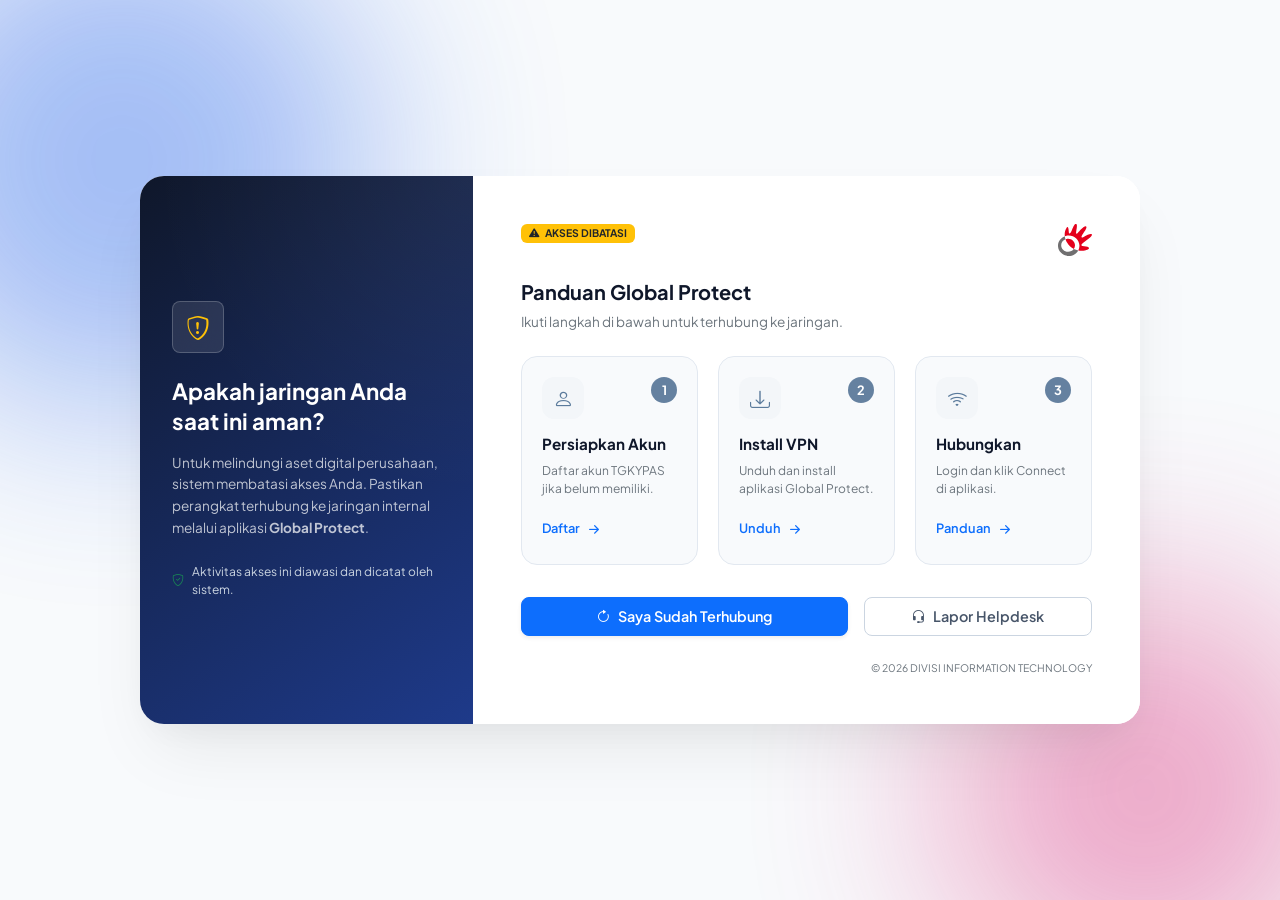
<file: gp.html>
<!DOCTYPE html>
<html lang="id">
<head>
    <meta charset="UTF-8">
    <meta name="viewport" content="width=device-width, initial-scale=1.0">
    <title>Akses Terbatas - Hubungkan VPN</title>
    
    <link href="https://cdn.jsdelivr.net/npm/bootstrap@5.3.2/dist/css/bootstrap.min.css" rel="stylesheet">
    <link href="https://cdn.jsdelivr.net/npm/bootstrap-icons@1.11.1/font/bootstrap-icons.css" rel="stylesheet">
    <link href="https://fonts.googleapis.com/css2?family=Plus+Jakarta+Sans:wght@400;500;600;700&display=swap" rel="stylesheet">

    <style>
        :root {
            --telkom-red: #ED1C24;
            --telkom-dark: #0F172A;
            --primary-blue: #2563EB;
            --surface-bg: #F8FAFC;
        }

        body {
            font-family: 'Plus Jakarta Sans', sans-serif;
            margin: 0;
            padding: 0;
            min-height: 100vh;
            display: flex;
            align-items: center;
            justify-content: center;
            background-color: #F8FAFC; 
            overflow-x: hidden;
        }

        /* --- BACKGROUND AURORA --- */
        .aurora-container {
            position: fixed; top: 0; left: 0; right: 0; bottom: 0;
            z-index: 0; pointer-events: none; overflow: hidden;
        }
        .aurora-blob {
            position: absolute; border-radius: 50%;
            filter: blur(100px); opacity: 0.4; 
            animation: 25s infinite ease-in-out;
        }
        .blob-blue { width: 500px; height: 500px; background-color: #2563EB; top: -10%; left: -10%; animation-name: floatBlue; }
        .blob-pink { width: 400px; height: 400px; background-color: #DB2777; bottom: -10%; right: -5%; animation-name: floatPink; }

        @keyframes floatBlue {
            0%, 100% { transform: translate(0, 0) scale(1); }
            33% { transform: translate(35vw, 25vh) scale(1.15); } 
            66% { transform: translate(15vw, 45vh) scale(0.9); }
        }
        @keyframes floatPink {
            0%, 100% { transform: translate(0, 0) scale(1); }
            33% { transform: translate(-25vw, -35vh) scale(1.25); } 
            66% { transform: translate(-45vw, -15vh) scale(0.8); }
        }
        @media (prefers-reduced-motion: reduce) { .aurora-blob { animation: none; } }

        /* --- MAIN LAYOUT & HERO --- */
        .main-card {
            background: #FFFFFF;
            border-radius: 24px;
            box-shadow: 0 35px 70px -15px rgba(0, 0, 0, 0.08), 0 15px 40px -10px rgba(0, 0, 0, 0.05);
            width: 100%; max-width: 1000px; 
            overflow: hidden; position: relative; z-index: 10; 
        }

        .hero-section {
            background: linear-gradient(145deg, #0F172A 0%, #1E3A8A 100%);
            padding: 3rem 2rem; height: 100%; display: flex; flex-direction: column; position: relative; color: white; justify-content: center; 
        }

        .hero-bg-pattern {
            position: absolute; top: 0; right: 0; bottom: 0; left: 0;
            background-image: radial-gradient(circle at top right, rgba(255,255,255,0.05) 0%, transparent 50%); pointer-events: none;
        }

        /* --- BENTO GRID UTILITIES (Konsisten dengan halaman Mac) --- */
        .step-cards-container {
            display: grid;
            grid-template-columns: repeat(3, 1fr);
            gap: 1.25rem;
            margin-bottom: 2rem;
        }
        
        .step-card {
            background-color: var(--surface-bg); /* Warna card diseragamkan ke #F8FAFC */
            border: 1px solid #E2E8F0;
            border-radius: 16px;
            padding: 1.25rem;
            display: flex;
            flex-direction: column;
            transition: all 0.2s ease;
            height: 100%;
        }

        .step-card:hover {
            border-color: var(--primary-blue);
            box-shadow: 0 4px 12px rgba(37,99,235,0.06);
            transform: translateY(-2px);
        }

        /* Warna Steel Blue yang konsisten */
        .step-icon-box { 
            width: 42px; height: 42px; 
            background-color: #F3F6F9; 
            color: #5B7B9C; 
            border-radius: 12px; 
        }
        .step-badge-circle { 
            width: 26px; height: 26px; 
            background-color: #6581A0; 
            color: white; 
            font-size: 0.8rem; 
        }
        
        .btn-custom-outline { border: 1px solid #CBD5E1; color: #475569; background-color: #FFFFFF; transition: all 0.2s; }
        .btn-custom-outline:hover { background-color: #F8FAFC; border-color: #94A3B8; color: var(--telkom-dark); }

        @media (max-width: 991px) {
            body { padding: 1rem; }
            .hero-section { padding: 2.5rem 1.5rem; }
            .step-cards-container { grid-template-columns: 1fr; }
        }
    </style>
</head>
<body>

    <div class="aurora-container">
        <div class="aurora-blob blob-blue"></div>
        <div class="aurora-blob blob-pink"></div>
    </div>

    <div class="container d-flex justify-content-center">
        <div class="main-card row g-0">
                
            <div class="col-lg-4">
                <div class="hero-section">
                    <div class="hero-bg-pattern"></div>
                    <div class="position-relative" style="z-index: 2;">
                        <div class="d-inline-flex align-items-center justify-content-center border rounded-3 mb-4" style="width: 52px; height: 52px; background-color: rgba(255,255,255,0.1); backdrop-filter: blur(10px); border-color: rgba(255,255,255,0.2) !important;">
                            <i class="bi bi-shield-exclamation text-warning fs-4"></i>
                        </div>
                        <h1 class="fw-bold mb-3" style="font-size: 1.4rem; line-height: 1.3;">
                            Apakah jaringan Anda saat ini aman?
                        </h1>
                        <p class="mb-4 text-light opacity-75" style="font-size: 0.85rem; line-height: 1.6;">
                            Untuk melindungi aset digital perusahaan, sistem membatasi akses Anda. Pastikan perangkat terhubung ke jaringan internal melalui aplikasi <strong>Global Protect</strong>.
                        </p>
                        <div class="d-flex align-items-center gap-2" style="font-size: 0.75rem; color: #CBD5E1;">
                            <i class="bi bi-shield-check text-success"></i>
                            <span>Aktivitas akses ini diawasi dan dicatat oleh sistem.</span>
                        </div>
                    </div>
                </div>
            </div>

            <div class="col-lg-8 p-4 p-md-5 d-flex flex-column bg-white">
                
                <div class="d-flex justify-content-between align-items-start mb-4">
                    <span class="badge bg-warning text-dark px-2 py-1 rounded-2 fw-bold" style="font-size: 0.65rem;">
                        <i class="bi bi-exclamation-triangle-fill me-1"></i> AKSES DIBATASI
                    </span>
                    <img src="https://damaryosaaji.github.io/portofolio/tlkm.svg" alt="Telkom Indonesia" style="height: 32px; object-fit: contain;">
                </div>

                <h2 class="fw-bold mb-2" style="font-size: 1.25rem; color: var(--telkom-dark);">Panduan Global Protect</h2>
                <p class="text-secondary mb-4" style="font-size: 0.85rem;">Ikuti langkah di bawah untuk terhubung ke jaringan.</p>

                <div class="step-cards-container">
                    
                    <div class="step-card">
                        <div class="d-flex justify-content-between align-items-start mb-3">
                            <div class="step-icon-box d-flex align-items-center justify-content-center"><i class="bi bi-person fs-5"></i></div>
                            <div class="step-badge-circle rounded-circle d-flex align-items-center justify-content-center fw-bold">1</div>
                        </div>
                        <h3 class="fw-bold mb-2" style="font-size: 0.95rem; color: var(--telkom-dark);">Persiapkan Akun</h3>
                        <p class="text-secondary mb-3 flex-grow-1" style="font-size: 0.75rem; line-height: 1.5;">Daftar akun TGKYPAS jika belum memiliki.</p>
                        <a href="#" class="text-decoration-none fw-semibold text-primary mt-auto d-inline-flex align-items-center gap-1" style="font-size: 0.8rem;">
                            Daftar <i class="bi bi-arrow-right-short fs-5"></i>
                        </a>
                    </div>

                    <div class="step-card">
                        <div class="d-flex justify-content-between align-items-start mb-3">
                            <div class="step-icon-box d-flex align-items-center justify-content-center"><i class="bi bi-download fs-5"></i></div>
                            <div class="step-badge-circle rounded-circle d-flex align-items-center justify-content-center fw-bold">2</div>
                        </div>
                        <h3 class="fw-bold mb-2" style="font-size: 0.95rem; color: var(--telkom-dark);">Install VPN</h3>
                        <p class="text-secondary mb-3 flex-grow-1" style="font-size: 0.75rem; line-height: 1.5;">Unduh dan install aplikasi Global Protect.</p>
                        <a href="#" class="text-decoration-none fw-semibold text-primary mt-auto d-inline-flex align-items-center gap-1" style="font-size: 0.8rem;">
                            Unduh <i class="bi bi-arrow-right-short fs-5"></i>
                        </a>
                    </div>

                    <div class="step-card">
                        <div class="d-flex justify-content-between align-items-start mb-3">
                            <div class="step-icon-box d-flex align-items-center justify-content-center"><i class="bi bi-wifi fs-5"></i></div>
                            <div class="step-badge-circle rounded-circle d-flex align-items-center justify-content-center fw-bold">3</div>
                        </div>
                        <h3 class="fw-bold mb-2" style="font-size: 0.95rem; color: var(--telkom-dark);">Hubungkan</h3>
                        <p class="text-secondary mb-3 flex-grow-1" style="font-size: 0.75rem; line-height: 1.5;">Login dan klik Connect di aplikasi.</p>
                        <a href="#" class="text-decoration-none fw-semibold text-primary mt-auto d-inline-flex align-items-center gap-1" style="font-size: 0.8rem;">
                            Panduan <i class="bi bi-arrow-right-short fs-5"></i>
                        </a>
                    </div>

                </div>

                <div class="mt-auto">
                    <div class="row g-3 mb-4">
                        <div class="col-12 col-md-7">
                            <button class="btn btn-primary w-100 py-2 px-3 rounded-3 fw-semibold shadow-sm d-flex justify-content-center align-items-center gap-2" style="font-size: 0.9rem;">
                                <i class="bi bi-arrow-clockwise"></i> Saya Sudah Terhubung
                            </button>
                        </div>
                        <div class="col-12 col-md-5">
                            <button class="btn btn-custom-outline w-100 py-2 px-3 rounded-3 fw-semibold d-flex justify-content-center align-items-center gap-2" data-bs-toggle="modal" data-bs-target="#supportModal" style="font-size: 0.9rem;">
                                <i class="bi bi-headset"></i> Lapor Helpdesk
                            </button>
                        </div>
                    </div>

                    <div class="text-md-end text-center text-secondary" style="font-size: 0.65rem;">
                        &copy; 2026 DIVISI INFORMATION TECHNOLOGY
                    </div>
                </div>

            </div>
        </div>
    </div>

    <div class="modal fade" id="supportModal" tabindex="-1" aria-hidden="true">
        <div class="modal-dialog modal-dialog-centered">
            <div class="modal-content border-0 shadow-lg rounded-4">
                <div class="modal-header border-bottom-0 pb-0 px-4 pt-4">
                    <h5 class="modal-title fw-bold text-dark fs-5">
                        <i class="bi bi-headset text-primary me-2"></i> Laporkan Kendala
                    </h5>
                    <button type="button" class="btn-close" data-bs-dismiss="modal" aria-label="Close"></button>
                </div>
                <div class="modal-body p-4">
                    <p class="text-secondary mb-4" style="font-size: 0.85rem;">
                        Pilih saluran bantuan di bawah ini. Pastikan menyertakan <strong>screenshot</strong> kendala untuk mempercepat pengecekan.
                    </p>

                    <div class="d-flex flex-column gap-3">
                        <a href="tel:1500472" class="d-flex align-items-center gap-3 p-3 border rounded-3 text-decoration-none hover-card text-dark">
                            <div class="d-flex align-items-center justify-content-center rounded-3" style="width:40px; height:40px; background-color: #FEF2F2; color: var(--telkom-red);"><i class="bi bi-telephone-fill"></i></div>
                            <div>
                                <div class="fw-bold" style="font-size: 0.9rem;">Call Center IT Care</div>
                                <div class="text-secondary" style="font-size: 0.75rem;">Ext: 1500472</div>
                            </div>
                            <i class="bi bi-chevron-right ms-auto text-secondary"></i>
                        </a>

                        <a href="mailto:it-care@telkom.co.id" class="d-flex align-items-center gap-3 p-3 border rounded-3 text-decoration-none hover-card text-dark">
                            <div class="d-flex align-items-center justify-content-center rounded-3" style="width:40px; height:40px; background-color: #EFF6FF; color: var(--primary-blue);"><i class="bi bi-envelope-fill"></i></div>
                            <div>
                                <div class="fw-bold" style="font-size: 0.9rem;">Kirim Email</div>
                                <div class="text-secondary" style="font-size: 0.75rem;">it-care@telkom.co.id</div>
                            </div>
                            <i class="bi bi-chevron-right ms-auto text-secondary"></i>
                        </a>

                        <a href="https://t.me/DIT_Care" target="_blank" class="d-flex align-items-center gap-3 p-3 border rounded-3 text-decoration-none hover-card text-dark">
                            <div class="d-flex align-items-center justify-content-center rounded-3" style="width:40px; height:40px; background-color: #E0F2FE; color: #0284C7;"><i class="bi bi-telegram"></i></div>
                            <div>
                                <div class="fw-bold" style="font-size: 0.9rem;">Telegram Helpdesk</div>
                                <div class="text-secondary" style="font-size: 0.75rem;">@DIT_Care</div>
                            </div>
                            <i class="bi bi-chevron-right ms-auto text-secondary"></i>
                        </a>
                    </div>
                </div>
            </div>
        </div>
    </div>

    <script src="https://cdn.jsdelivr.net/npm/bootstrap@5.3.2/dist/js/bootstrap.bundle.min.js"></script>

</body>
</html>
</file>
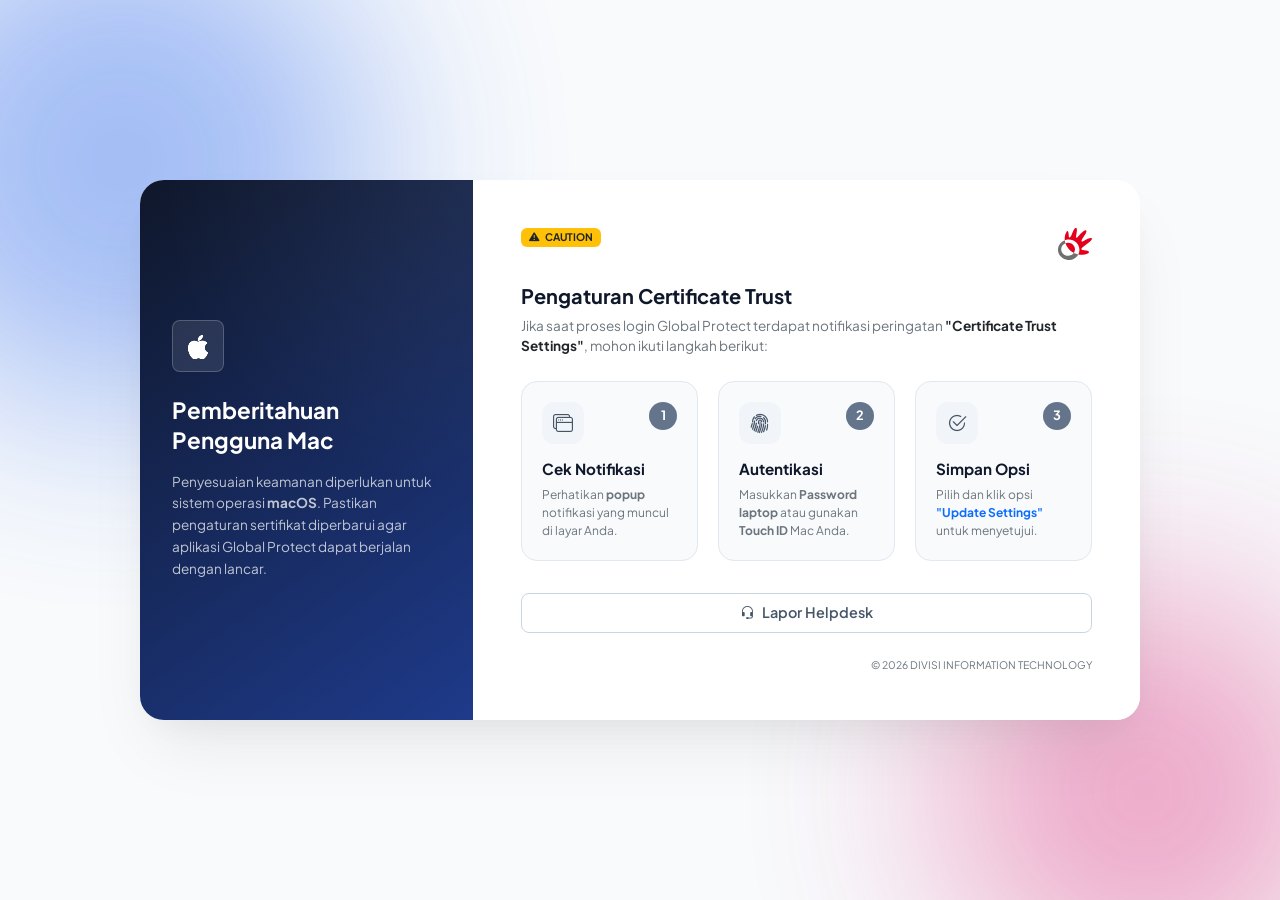
<file: gp2.html>
<!DOCTYPE html>
<html lang="id">
<head>
    <meta charset="UTF-8">
    <meta name="viewport" content="width=device-width, initial-scale=1.0">
    <title>Pemberitahuan Sistem - Pengguna Mac</title>
    
    <link href="https://cdn.jsdelivr.net/npm/bootstrap@5.3.2/dist/css/bootstrap.min.css" rel="stylesheet">
    <link href="https://cdn.jsdelivr.net/npm/bootstrap-icons@1.11.1/font/bootstrap-icons.css" rel="stylesheet">
    <link href="https://fonts.googleapis.com/css2?family=Plus+Jakarta+Sans:wght@400;500;600;700&display=swap" rel="stylesheet">

    <style>
        :root {
            --telkom-red: #ED1C24;
            --telkom-dark: #0F172A;
            --primary-blue: #2563EB;
            --surface-bg: #F8FAFC;
        }

        body {
            font-family: 'Plus Jakarta Sans', sans-serif;
            margin: 0;
            padding: 0;
            min-height: 100vh;
            display: flex;
            align-items: center;
            justify-content: center;
            background-color: #F8FAFC; 
            overflow-x: hidden;
        }

        /* --- BACKGROUND AURORA --- */
        .aurora-container {
            position: fixed; top: 0; left: 0; right: 0; bottom: 0;
            z-index: 0; pointer-events: none; overflow: hidden;
        }
        .aurora-blob {
            position: absolute; border-radius: 50%;
            filter: blur(100px); opacity: 0.4; 
            animation: 25s infinite ease-in-out;
        }
        .blob-blue { width: 500px; height: 500px; background-color: #2563EB; top: -10%; left: -10%; animation-name: floatBlue; }
        .blob-pink { width: 400px; height: 400px; background-color: #DB2777; bottom: -10%; right: -5%; animation-name: floatPink; }

        @keyframes floatBlue {
            0%, 100% { transform: translate(0, 0) scale(1); }
            33% { transform: translate(35vw, 25vh) scale(1.15); } 
            66% { transform: translate(15vw, 45vh) scale(0.9); }
        }
        @keyframes floatPink {
            0%, 100% { transform: translate(0, 0) scale(1); }
            33% { transform: translate(-25vw, -35vh) scale(1.25); } 
            66% { transform: translate(-45vw, -15vh) scale(0.8); }
        }
        @media (prefers-reduced-motion: reduce) { .aurora-blob { animation: none; } }

        /* --- MAIN LAYOUT & HERO --- */
        .main-card {
            background: #FFFFFF;
            border-radius: 24px;
            box-shadow: 0 35px 70px -15px rgba(0, 0, 0, 0.08), 0 15px 40px -10px rgba(0, 0, 0, 0.05);
            width: 100%; max-width: 1000px; 
            overflow: hidden; position: relative; z-index: 10; 
        }

        .hero-section {
            background: linear-gradient(145deg, #0F172A 0%, #1E3A8A 100%);
            padding: 3rem 2rem; height: 100%; display: flex; flex-direction: column; position: relative; color: white; justify-content: center; 
        }

        .hero-bg-pattern {
            position: absolute; top: 0; right: 0; bottom: 0; left: 0;
            background-image: radial-gradient(circle at top right, rgba(255,255,255,0.05) 0%, transparent 50%); pointer-events: none;
        }

        /* --- BENTO GRID UTILITIES --- */
        .step-cards-container {
            display: grid;
            grid-template-columns: repeat(3, 1fr);
            gap: 1.25rem;
            margin-bottom: 2rem;
        }
        
        .step-card {
            background-color: var(--surface-bg);
            border: 1px solid #E2E8F0;
            border-radius: 16px;
            padding: 1.25rem;
            display: flex;
            flex-direction: column;
            transition: all 0.2s ease;
        }

        .step-card:hover {
            border-color: var(--primary-blue);
            box-shadow: 0 4px 12px rgba(37,99,235,0.06);
            transform: translateY(-2px);
        }

        .step-icon-box { width: 42px; height: 42px; background-color: #F1F5F9; color: #475569; border-radius: 12px; }
        .step-badge-circle { width: 28px; height: 28px; background-color: #64748B; color: white; font-size: 0.8rem; }
        
        .btn-custom-outline { border: 1px solid #CBD5E1; color: #475569; background-color: #FFFFFF; transition: all 0.2s; }
        .btn-custom-outline:hover { background-color: #F8FAFC; border-color: #94A3B8; color: var(--telkom-dark); }

        @media (max-width: 991px) {
            body { padding: 1rem; }
            .hero-section { padding: 2.5rem 1.5rem; }
            .step-cards-container { grid-template-columns: 1fr; }
        }
    </style>
</head>
<body>

    <div class="aurora-container">
        <div class="aurora-blob blob-blue"></div>
        <div class="aurora-blob blob-pink"></div>
    </div>

    <div class="container d-flex justify-content-center">
        <div class="main-card row g-0">
                
            <div class="col-lg-4">
                <div class="hero-section">
                    <div class="hero-bg-pattern"></div>
                    <div class="position-relative" style="z-index: 2;">
                        <div class="d-inline-flex align-items-center justify-content-center border rounded-3 mb-4" style="width: 52px; height: 52px; background-color: rgba(255,255,255,0.1); backdrop-filter: blur(10px); border-color: rgba(255,255,255,0.2) !important;">
                            <i class="bi bi-apple text-white fs-4"></i>
                        </div>
                        <h1 class="fw-bold mb-3" style="font-size: 1.4rem; line-height: 1.3;">
                            Pemberitahuan Pengguna Mac
                        </h1>
                        <p class="mb-0 text-light opacity-75" style="font-size: 0.85rem; line-height: 1.6;">
                            Penyesuaian keamanan diperlukan untuk sistem operasi <strong>macOS</strong>. Pastikan pengaturan sertifikat diperbarui agar aplikasi Global Protect dapat berjalan dengan lancar.
                        </p>
                    </div>
                </div>
            </div>

            <div class="col-lg-8 p-4 p-md-5 d-flex flex-column bg-white">
                
                <div class="d-flex justify-content-between align-items-start mb-4">
                    <span class="badge bg-warning text-dark px-2 py-1 rounded-2 fw-bold" style="font-size: 0.65rem;">
                        <i class="bi bi-exclamation-triangle-fill me-1"></i> CAUTION
                    </span>
                    <img src="https://damaryosaaji.github.io/portofolio/tlkm.svg" alt="Telkom Indonesia" style="height: 32px; object-fit: contain;">
                </div>

                <h2 class="fw-bold mb-2" style="font-size: 1.25rem; color: var(--telkom-dark);">Pengaturan Certificate Trust</h2>
                <p class="text-secondary mb-4" style="font-size: 0.85rem; line-height: 1.5;">
                    Jika saat proses login Global Protect terdapat notifikasi peringatan <strong class="text-dark">"Certificate Trust Settings"</strong>, mohon ikuti langkah berikut:
                </p>

                <div class="step-cards-container">
                    
                    <div class="step-card">
                        <div class="d-flex justify-content-between align-items-start mb-3">
                            <div class="step-icon-box d-flex align-items-center justify-content-center"><i class="bi bi-window-stack fs-5"></i></div>
                            <div class="step-badge-circle rounded-circle d-flex align-items-center justify-content-center fw-bold">1</div>
                        </div>
                        <h3 class="fw-bold mb-2" style="font-size: 0.95rem; color: var(--telkom-dark);">Cek Notifikasi</h3>
                        <p class="text-secondary mb-0 flex-grow-1" style="font-size: 0.75rem; line-height: 1.5;">Perhatikan <strong>popup</strong> notifikasi yang muncul di layar Anda.</p>
                    </div>

                    <div class="step-card">
                        <div class="d-flex justify-content-between align-items-start mb-3">
                            <div class="step-icon-box d-flex align-items-center justify-content-center"><i class="bi bi-fingerprint fs-5"></i></div>
                            <div class="step-badge-circle rounded-circle d-flex align-items-center justify-content-center fw-bold">2</div>
                        </div>
                        <h3 class="fw-bold mb-2" style="font-size: 0.95rem; color: var(--telkom-dark);">Autentikasi</h3>
                        <p class="text-secondary mb-0 flex-grow-1" style="font-size: 0.75rem; line-height: 1.5;">Masukkan <strong>Password laptop</strong> atau gunakan <strong>Touch ID</strong> Mac Anda.</p>
                    </div>

                    <div class="step-card">
                        <div class="d-flex justify-content-between align-items-start mb-3">
                            <div class="step-icon-box d-flex align-items-center justify-content-center"><i class="bi bi-check2-circle fs-5"></i></div>
                            <div class="step-badge-circle rounded-circle d-flex align-items-center justify-content-center fw-bold">3</div>
                        </div>
                        <h3 class="fw-bold mb-2" style="font-size: 0.95rem; color: var(--telkom-dark);">Simpan Opsi</h3>
                        <p class="text-secondary mb-0 flex-grow-1" style="font-size: 0.75rem; line-height: 1.5;">Pilih dan klik opsi <strong class="text-primary">"Update Settings"</strong> untuk menyetujui.</p>
                    </div>

                </div>

                <div class="mt-auto">
                    <div class="mb-4">
                        <button class="btn btn-custom-outline w-100 py-2 px-3 rounded-3 fw-semibold d-flex justify-content-center align-items-center gap-2" data-bs-toggle="modal" data-bs-target="#supportModal" style="font-size: 0.9rem;">
                            <i class="bi bi-headset"></i> Lapor Helpdesk
                        </button>
                    </div>

                    <div class="text-md-end text-center text-secondary" style="font-size: 0.65rem;">
                        &copy; 2026 DIVISI INFORMATION TECHNOLOGY
                    </div>
                </div>

            </div>
        </div>
    </div>

    <div class="modal fade" id="supportModal" tabindex="-1" aria-hidden="true">
        <div class="modal-dialog modal-dialog-centered">
            <div class="modal-content border-0 shadow-lg rounded-4">
                <div class="modal-header border-bottom-0 pb-0 px-4 pt-4">
                    <h5 class="modal-title fw-bold text-dark fs-5">
                        <i class="bi bi-headset text-primary me-2"></i> Laporkan Kendala
                    </h5>
                    <button type="button" class="btn-close" data-bs-dismiss="modal" aria-label="Close"></button>
                </div>
                <div class="modal-body p-4">
                    <p class="text-secondary mb-4" style="font-size: 0.85rem;">
                        Pilih saluran bantuan di bawah ini. Pastikan menyertakan <strong>screenshot</strong> kendala untuk mempercepat pengecekan.
                    </p>

                    <div class="d-flex flex-column gap-3">
                        <a href="tel:1500472" class="d-flex align-items-center gap-3 p-3 border rounded-3 text-decoration-none hover-card text-dark">
                            <div class="d-flex align-items-center justify-content-center rounded-3" style="width:40px; height:40px; background-color: #FEF2F2; color: var(--telkom-red);"><i class="bi bi-telephone-fill"></i></div>
                            <div>
                                <div class="fw-bold" style="font-size: 0.9rem;">Call Center IT Care</div>
                                <div class="text-secondary" style="font-size: 0.75rem;">Ext: 1500472</div>
                            </div>
                            <i class="bi bi-chevron-right ms-auto text-secondary"></i>
                        </a>

                        <a href="mailto:it-care@telkom.co.id" class="d-flex align-items-center gap-3 p-3 border rounded-3 text-decoration-none hover-card text-dark">
                            <div class="d-flex align-items-center justify-content-center rounded-3" style="width:40px; height:40px; background-color: #EFF6FF; color: var(--primary-blue);"><i class="bi bi-envelope-fill"></i></div>
                            <div>
                                <div class="fw-bold" style="font-size: 0.9rem;">Kirim Email</div>
                                <div class="text-secondary" style="font-size: 0.75rem;">it-care@telkom.co.id</div>
                            </div>
                            <i class="bi bi-chevron-right ms-auto text-secondary"></i>
                        </a>

                        <a href="https://t.me/DIT_Care" target="_blank" class="d-flex align-items-center gap-3 p-3 border rounded-3 text-decoration-none hover-card text-dark">
                            <div class="d-flex align-items-center justify-content-center rounded-3" style="width:40px; height:40px; background-color: #E0F2FE; color: #0284C7;"><i class="bi bi-telegram"></i></div>
                            <div>
                                <div class="fw-bold" style="font-size: 0.9rem;">Telegram Helpdesk</div>
                                <div class="text-secondary" style="font-size: 0.75rem;">@DIT_Care</div>
                            </div>
                            <i class="bi bi-chevron-right ms-auto text-secondary"></i>
                        </a>
                    </div>
                </div>
            </div>
        </div>
    </div>

    <script src="https://cdn.jsdelivr.net/npm/bootstrap@5.3.2/dist/js/bootstrap.bundle.min.js"></script>

</body>
</html>
</file>
